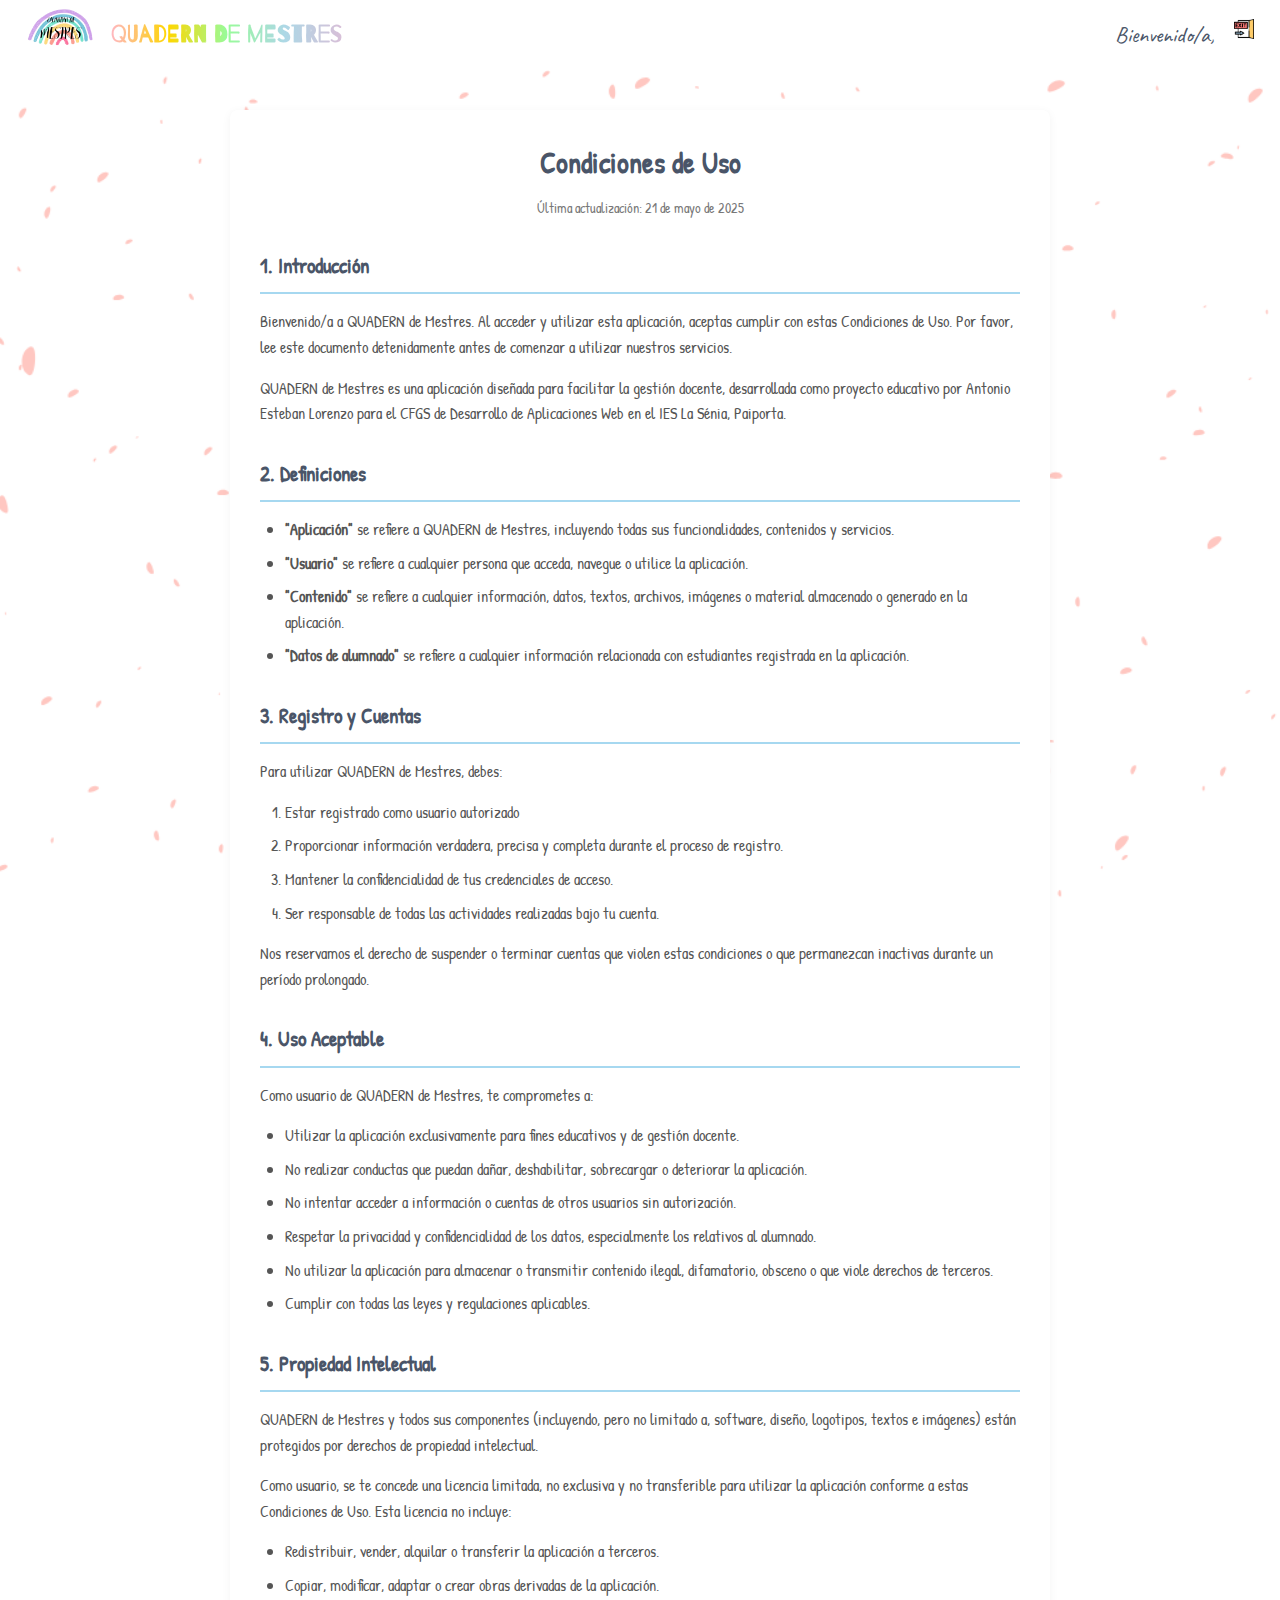
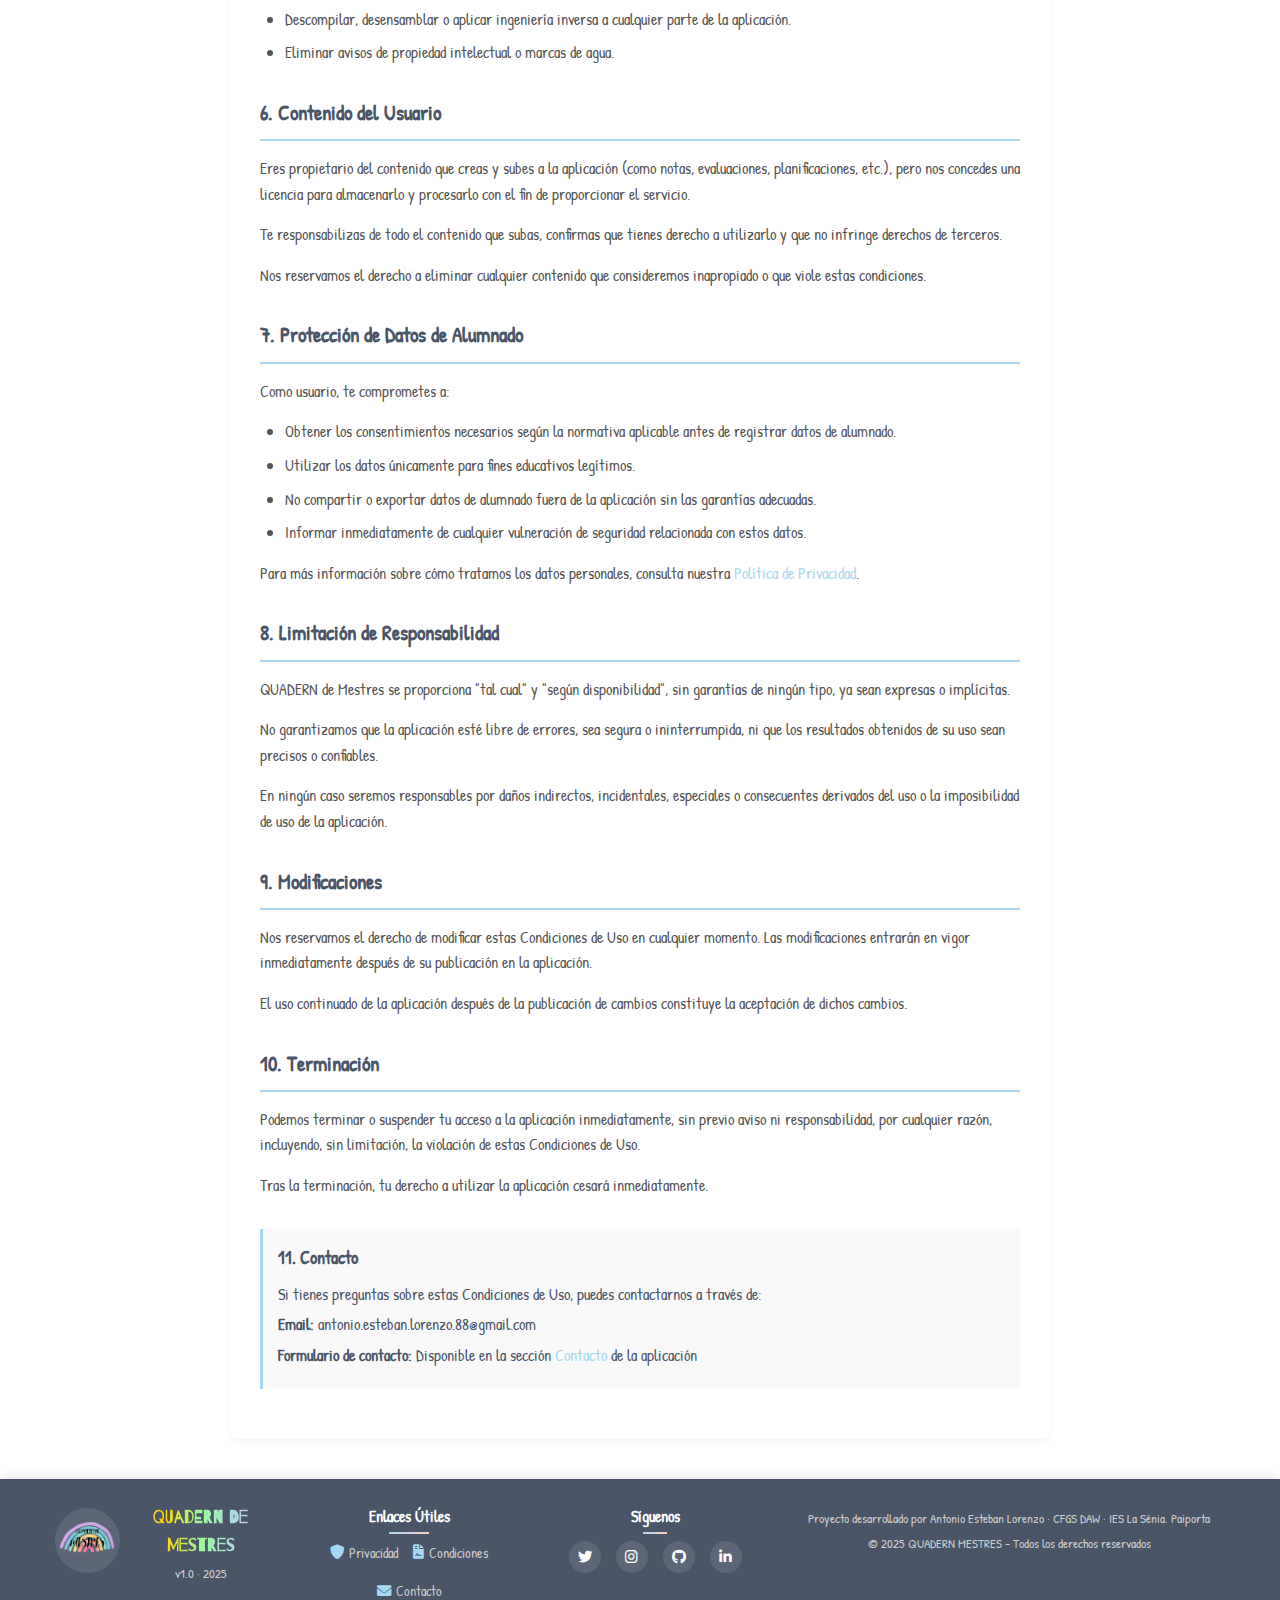
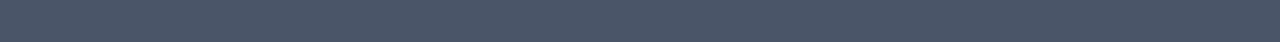
<file: views/condiciones.html>
<!DOCTYPE html>
<html lang="es">

<head>
    <meta charset="UTF-8">
    <meta name="viewport" content="width=device-width, initial-scale=1.0">
    <title>QUADERN MESTRES</title>
    <link rel="shortcut icon" href="../img/logo2.png">
    <link rel="stylesheet" href="../style/base.css">
    <link rel="stylesheet" href="../style/dashboard.css">
        <link rel="stylesheet" href="../style/enlaces.css">
    <link rel="stylesheet" href="https://cdnjs.cloudflare.com/ajax/libs/font-awesome/6.0.0/css/all.min.css">
</head>

<body>
    <!-- Navbar -->
    <nav class="navbar">
        <div class="nav-left">
            <div class="logo">
                <a href="../index.html">
                    <img src="../img/logo2.png" alt="Logo Quadern Mestres">
                </a>
            </div>
            <h1>QUADERN de Mestres</h1>
        </div>
        <div class="nav-right">
            <div class="user-info">
                <span id="user-name">Bienvenido/a, <?php echo htmlspecialchars($_SESSION['user_nombre'] ?? 'Usuario'); ?></span>
            </div>
            <div class="logout-btn" onclick="location.href='../api/logout.php'">
                <img src="../img/salida.png"></img>
            </div>
        </div>
    </nav>

    <!-- Main -->
    <main class="main-content">

        <div class="terms-container">
            <div class="terms-header">
                <h1>Condiciones de Uso</h1>
                <p>Última actualización: 21 de mayo de 2025</p>
            </div>

            <div class="terms-section">
                <h2>1. Introducción</h2>
                <p>Bienvenido/a a QUADERN de Mestres. Al acceder y utilizar esta aplicación, aceptas cumplir con estas Condiciones de Uso. Por favor, lee este documento detenidamente antes de comenzar a utilizar nuestros servicios.</p>
                <p>QUADERN de Mestres es una aplicación diseñada para facilitar la gestión docente, desarrollada como proyecto educativo por Antonio Esteban Lorenzo para el CFGS de Desarrollo de Aplicaciones Web en el IES La Sénia, Paiporta.</p>
            </div>

            <div class="terms-section">
                <h2>2. Definiciones</h2>
                <ul>
                    <li><strong>"Aplicación"</strong> se refiere a QUADERN de Mestres, incluyendo todas sus funcionalidades, contenidos y servicios.</li>
                    <li><strong>"Usuario"</strong> se refiere a cualquier persona que acceda, navegue o utilice la aplicación.</li>
                    <li><strong>"Contenido"</strong> se refiere a cualquier información, datos, textos, archivos, imágenes o material almacenado o generado en la aplicación.</li>
                    <li><strong>"Datos de alumnado"</strong> se refiere a cualquier información relacionada con estudiantes registrada en la aplicación.</li>
                </ul>
            </div>

            <div class="terms-section">
                <h2>3. Registro y Cuentas</h2>
                <p>Para utilizar QUADERN de Mestres, debes:</p>
                <ol>
                    <li>Estar registrado como usuario autorizado</li>
                    <li>Proporcionar información verdadera, precisa y completa durante el proceso de registro.</li>
                    <li>Mantener la confidencialidad de tus credenciales de acceso.</li>
                    <li>Ser responsable de todas las actividades realizadas bajo tu cuenta.</li>
                </ol>
                <p>Nos reservamos el derecho de suspender o terminar cuentas que violen estas condiciones o que permanezcan inactivas durante un período prolongado.</p>
            </div>

            <div class="terms-section">
                <h2>4. Uso Aceptable</h2>
                <p>Como usuario de QUADERN de Mestres, te comprometes a:</p>
                <ul>
                    <li>Utilizar la aplicación exclusivamente para fines educativos y de gestión docente.</li>
                    <li>No realizar conductas que puedan dañar, deshabilitar, sobrecargar o deteriorar la aplicación.</li>
                    <li>No intentar acceder a información o cuentas de otros usuarios sin autorización.</li>
                    <li>Respetar la privacidad y confidencialidad de los datos, especialmente los relativos al alumnado.</li>
                    <li>No utilizar la aplicación para almacenar o transmitir contenido ilegal, difamatorio, obsceno o que viole derechos de terceros.</li>
                    <li>Cumplir con todas las leyes y regulaciones aplicables.</li>
                </ul>
            </div>

            <div class="terms-section">
                <h2>5. Propiedad Intelectual</h2>
                <p>QUADERN de Mestres y todos sus componentes (incluyendo, pero no limitado a, software, diseño, logotipos, textos e imágenes) están protegidos por derechos de propiedad intelectual.</p>
                <p>Como usuario, se te concede una licencia limitada, no exclusiva y no transferible para utilizar la aplicación conforme a estas Condiciones de Uso. Esta licencia no incluye:</p>
                <ul>
                    <li>Redistribuir, vender, alquilar o transferir la aplicación a terceros.</li>
                    <li>Copiar, modificar, adaptar o crear obras derivadas de la aplicación.</li>
                    <li>Descompilar, desensamblar o aplicar ingeniería inversa a cualquier parte de la aplicación.</li>
                    <li>Eliminar avisos de propiedad intelectual o marcas de agua.</li>
                </ul>
            </div>

            <div class="terms-section">
                <h2>6. Contenido del Usuario</h2>
                <p>Eres propietario del contenido que creas y subes a la aplicación (como notas, evaluaciones, planificaciones, etc.), pero nos concedes una licencia para almacenarlo y procesarlo con el fin de proporcionar el servicio.</p>
                <p>Te responsabilizas de todo el contenido que subas, confirmas que tienes derecho a utilizarlo y que no infringe derechos de terceros.</p>
                <p>Nos reservamos el derecho a eliminar cualquier contenido que consideremos inapropiado o que viole estas condiciones.</p>
            </div>

            <div class="terms-section">
                <h2>7. Protección de Datos de Alumnado</h2>
                <p>Como usuario, te comprometes a:</p>
                <ul>
                    <li>Obtener los consentimientos necesarios según la normativa aplicable antes de registrar datos de alumnado.</li>
                    <li>Utilizar los datos únicamente para fines educativos legítimos.</li>
                    <li>No compartir o exportar datos de alumnado fuera de la aplicación sin las garantías adecuadas.</li>
                    <li>Informar inmediatamente de cualquier vulneración de seguridad relacionada con estos datos.</li>
                </ul>
                <p>Para más información sobre cómo tratamos los datos personales, consulta nuestra <a href="privacidad.html" target="_blank">Política de Privacidad</a>.</p>
            </div>

            <div class="terms-section">
                <h2>8. Limitación de Responsabilidad</h2>
                <p>QUADERN de Mestres se proporciona "tal cual" y "según disponibilidad", sin garantías de ningún tipo, ya sean expresas o implícitas.</p>
                <p>No garantizamos que la aplicación esté libre de errores, sea segura o ininterrumpida, ni que los resultados obtenidos de su uso sean precisos o confiables.</p>
                <p>En ningún caso seremos responsables por daños indirectos, incidentales, especiales o consecuentes derivados del uso o la imposibilidad de uso de la aplicación.</p>
            </div>

            <div class="terms-section">
                <h2>9. Modificaciones</h2>
                <p>Nos reservamos el derecho de modificar estas Condiciones de Uso en cualquier momento. Las modificaciones entrarán en vigor inmediatamente después de su publicación en la aplicación.</p>
                <p>El uso continuado de la aplicación después de la publicación de cambios constituye la aceptación de dichos cambios.</p>
            </div>

            <div class="terms-section">
                <h2>10. Terminación</h2>
                <p>Podemos terminar o suspender tu acceso a la aplicación inmediatamente, sin previo aviso ni responsabilidad, por cualquier razón, incluyendo, sin limitación, la violación de estas Condiciones de Uso.</p>
                <p>Tras la terminación, tu derecho a utilizar la aplicación cesará inmediatamente.</p>
            </div>

            <div class="terms-contact">
                <h3>11. Contacto</h3>
                <p>Si tienes preguntas sobre estas Condiciones de Uso, puedes contactarnos a través de:</p>
                <p><strong>Email:</strong> antonio.esteban.lorenzo.88@gmail.com</p>
                <p><strong>Formulario de contacto:</strong> Disponible en la sección <a href="contacto.php" target="_blank">Contacto</a> de la aplicación</p>
            </div>

        </div>
    </main>

    <!--FOOTER-->
    <footer class="footer-dark">
        <div class="footer-section">
            <div class="footer-logo">
                <a href="../index.html">
                    <img src="../img/logo2.png" alt="Logo Quadern Mestres">
                </a>
                <div>
                    <h3>QUADERN de Mestres</h3>
                    <span>v1.0 · 2025</span>
                </div>
            </div>
        </div>

        <div class="footer-section">
            <h4>Enlaces Útiles</h4>
            <div class="footer-links">
                <a href="privacidad.html" target="_blank"><i class="fas fa-shield-alt"></i> Privacidad</a>
                <a href="condiciones.html" target="_blank"><i class="fas fa-file-contract"></i> Condiciones</a>
                <a href="contacto.php" target="_blank"><i class="fas fa-envelope"></i> Contacto</a>
            </div>
        </div>

        <div class="footer-section">
            <h4>Síguenos</h4>
            <div class="social-icons">
                <a href="https://twitter.com/quadernmestres" target="_blank" aria-label="Twitter"><i class="fab fa-twitter"></i></a>
                <a href="https://instagram.com/quadernmestres" target="_blank" aria-label="Instagram"><i class="fab fa-instagram"></i></a>
                <a href="https://github.com/tone4" target="_blank" aria-label="GitHub"><i class="fab fa-github"></i></a>
                <a href="https://linkedin.com/company/quadernmestres" target="_blank" aria-label="LinkedIn"><i class="fab fa-linkedin-in"></i></a>
            </div>
        </div>

        <div class="footer-section credits-section">
            <p>Proyecto desarrollado por Antonio Esteban Lorenzo · CFGS DAW · IES La Sénia, Paiporta</p>
            <p>&copy; 2025 QUADERN MESTRES - Todos los derechos reservados</p>
        </div>
    </footer>

    <div class="back-to-top-fixed" id="back-to-top">
        <a href="#" aria-label="Volver arriba"><i class="fas fa-arrow-up"></i></a>
    </div>

    <!-- JavaScript button up -->
    <script>
        document.addEventListener('DOMContentLoaded', function() {
            const backToTopButton = document.getElementById('back-to-top');

            window.addEventListener('scroll', function() {
                if (window.scrollY > 100) {
                    backToTopButton.classList.add('show');
                } else {
                    backToTopButton.classList.remove('show');
                }
            });

            if (window.scrollY > 100) {
                backToTopButton.classList.add('show');
            }

            backToTopButton.addEventListener('click', function(e) {
                e.preventDefault();
                window.scrollTo({
                    top: 0,
                    behavior: 'smooth'
                });
            });
        });
    </script>
</body>

</html>
</file>
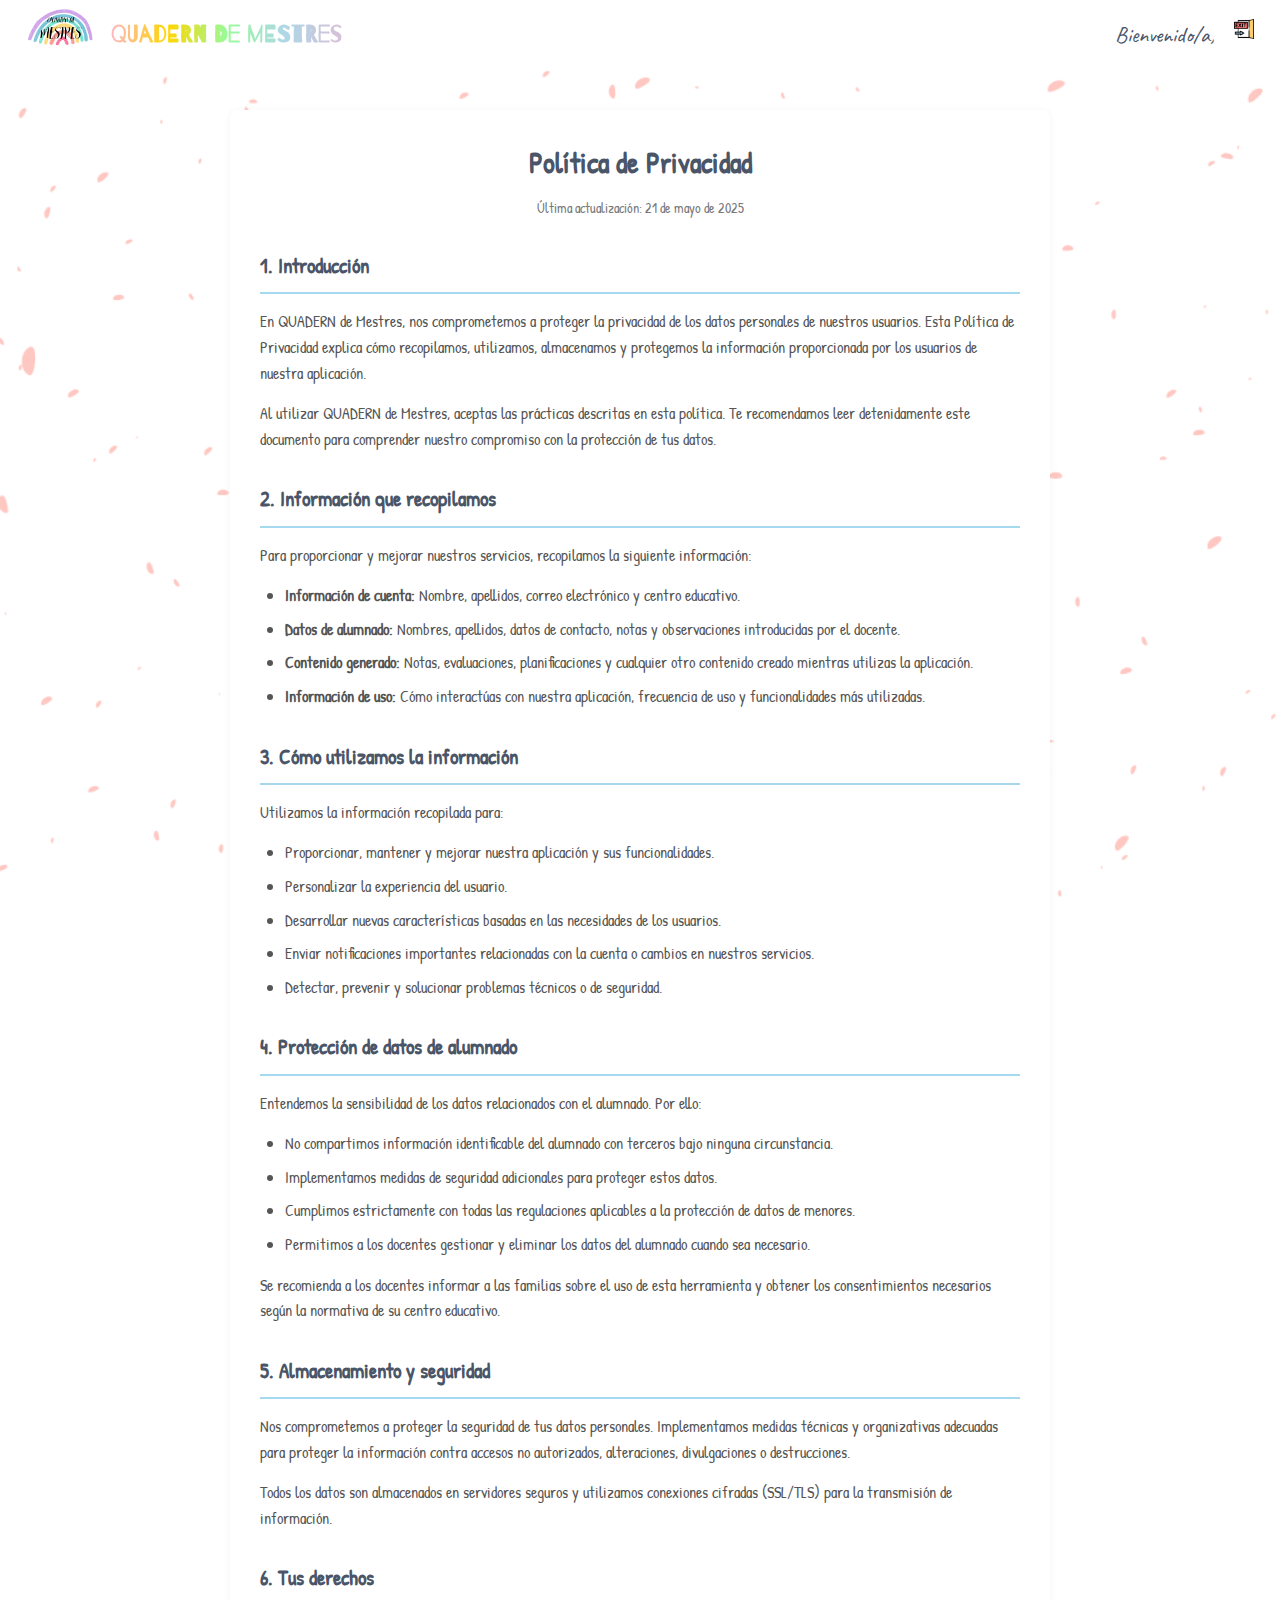
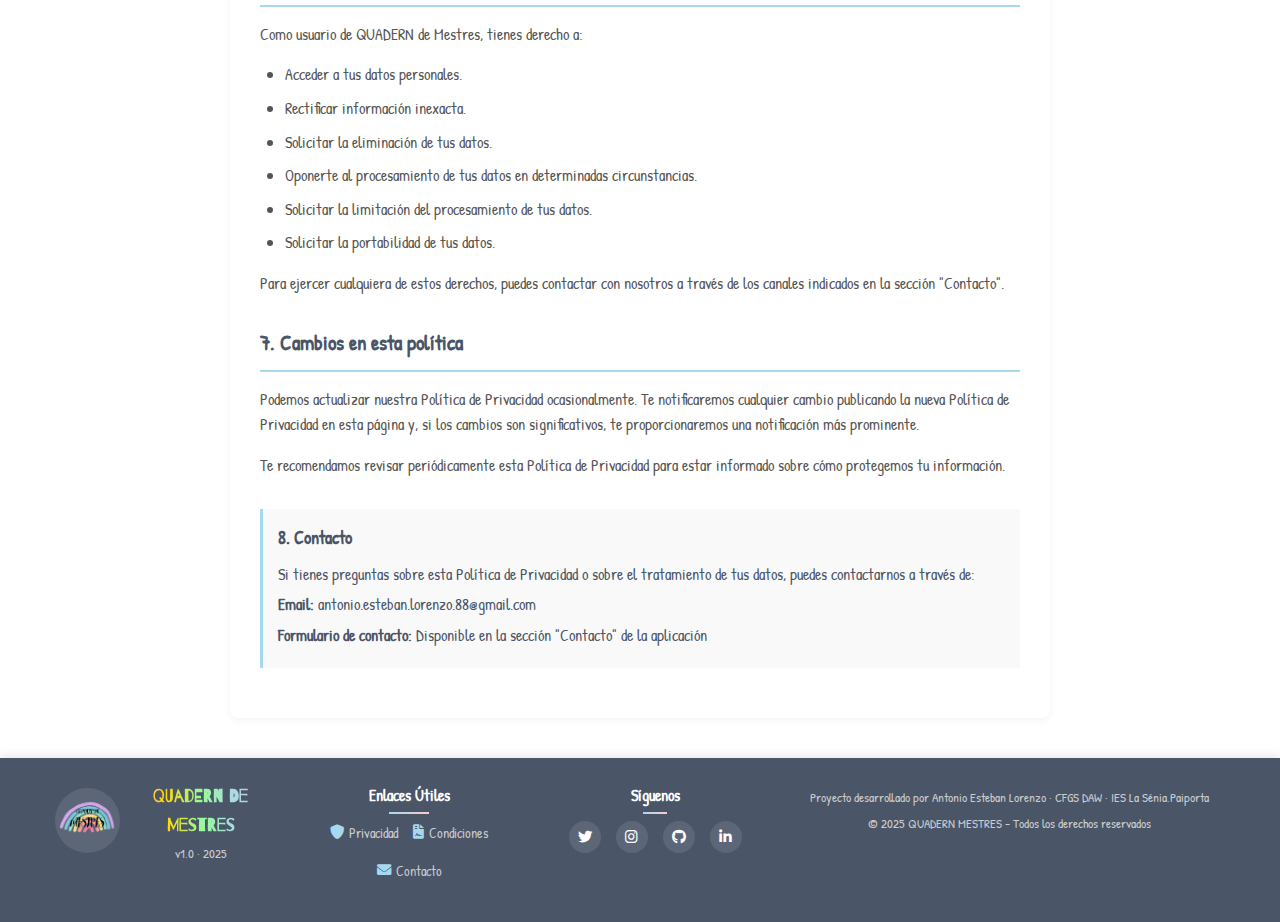
<file: views/privacidad.html>
<!DOCTYPE html>
<html lang="es">

<head>
    <meta charset="UTF-8">
    <meta name="viewport" content="width=device-width, initial-scale=1.0">
    <title>QUADERN MESTRES</title>
    <link rel="shortcut icon" href="../img/logo2.png">
    <link rel="stylesheet" href="../style/base.css">
    <link rel="stylesheet" href="../style/dashboard.css">
    <link rel="stylesheet" href="../style/links.css">
    <link rel="stylesheet" href="https://cdnjs.cloudflare.com/ajax/libs/font-awesome/6.0.0/css/all.min.css">
    <style>
       
    </style>
</head>

<body>
    <!-- Navbar -->
    <nav class="navbar">
        <div class="nav-left">
            <div class="logo">
                <a href="../index.html">
                    <img src="../img/logo2.png" alt="Logo Quadern Mestres">
                </a>
            </div>
            <h1>QUADERN de Mestres</h1>
        </div>
        <div class="nav-right">
            <div class="user-info">
                <span id="user-name">Bienvenido/a, <?php echo htmlspecialchars($_SESSION['user_nombre'] ?? 'Usuario'); ?></span>
            </div>
            <div class="logout-btn" onclick="location.href='../api/logout.php'">
                <img src="../img/salida.png"></img>
            </div>
        </div>
    </nav>

    <!-- Main -->
    <main class="main-content">
        <div class="privacy-container">
            <div class="privacy-header">
                <h1>Política de Privacidad</h1>
                <p>Última actualización: 21 de mayo de 2025</p>
            </div>

            <div class="privacy-section">
                <h2>1. Introducción</h2>
                <p>En QUADERN de Mestres, nos comprometemos a proteger la privacidad de los datos personales de nuestros usuarios. Esta Política de Privacidad explica cómo recopilamos, utilizamos, almacenamos y protegemos la información proporcionada por los usuarios de nuestra aplicación.</p>
                <p>Al utilizar QUADERN de Mestres, aceptas las prácticas descritas en esta política. Te recomendamos leer detenidamente este documento para comprender nuestro compromiso con la protección de tus datos.</p>
            </div>

            <div class="privacy-section">
                <h2>2. Información que recopilamos</h2>
                <p>Para proporcionar y mejorar nuestros servicios, recopilamos la siguiente información:</p>
                <ul>
                    <li><strong>Información de cuenta:</strong> Nombre, apellidos, correo electrónico y centro educativo.</li>
                    <li><strong>Datos de alumnado:</strong> Nombres, apellidos, datos de contacto, notas y observaciones introducidas por el docente.</li>
                    <li><strong>Contenido generado:</strong> Notas, evaluaciones, planificaciones y cualquier otro contenido creado mientras utilizas la aplicación.</li>
                    <li><strong>Información de uso:</strong> Cómo interactúas con nuestra aplicación, frecuencia de uso y funcionalidades más utilizadas.</li>
                </ul>
            </div>

            <div class="privacy-section">
                <h2>3. Cómo utilizamos la información</h2>
                <p>Utilizamos la información recopilada para:</p>
                <ul>
                    <li>Proporcionar, mantener y mejorar nuestra aplicación y sus funcionalidades.</li>
                    <li>Personalizar la experiencia del usuario.</li>
                    <li>Desarrollar nuevas características basadas en las necesidades de los usuarios.</li>
                    <li>Enviar notificaciones importantes relacionadas con la cuenta o cambios en nuestros servicios.</li>
                    <li>Detectar, prevenir y solucionar problemas técnicos o de seguridad.</li>
                </ul>
            </div>

            <div class="privacy-section">
                <h2>4. Protección de datos de alumnado</h2>
                <p>Entendemos la sensibilidad de los datos relacionados con el alumnado. Por ello:</p>
                <ul>
                    <li>No compartimos información identificable del alumnado con terceros bajo ninguna circunstancia.</li>
                    <li>Implementamos medidas de seguridad adicionales para proteger estos datos.</li>
                    <li>Cumplimos estrictamente con todas las regulaciones aplicables a la protección de datos de menores.</li>
                    <li>Permitimos a los docentes gestionar y eliminar los datos del alumnado cuando sea necesario.</li>
                </ul>
                <p>Se recomienda a los docentes informar a las familias sobre el uso de esta herramienta y obtener los consentimientos necesarios según la normativa de su centro educativo.</p>
            </div>

            <div class="privacy-section">
                <h2>5. Almacenamiento y seguridad</h2>
                <p>Nos comprometemos a proteger la seguridad de tus datos personales. Implementamos medidas técnicas y organizativas adecuadas para proteger la información contra accesos no autorizados, alteraciones, divulgaciones o destrucciones.</p>
                <p>Todos los datos son almacenados en servidores seguros y utilizamos conexiones cifradas (SSL/TLS) para la transmisión de información.</p>
            </div>

            <div class="privacy-section">
                <h2>6. Tus derechos</h2>
                <p>Como usuario de QUADERN de Mestres, tienes derecho a:</p>
                <ul>
                    <li>Acceder a tus datos personales.</li>
                    <li>Rectificar información inexacta.</li>
                    <li>Solicitar la eliminación de tus datos.</li>
                    <li>Oponerte al procesamiento de tus datos en determinadas circunstancias.</li>
                    <li>Solicitar la limitación del procesamiento de tus datos.</li>
                    <li>Solicitar la portabilidad de tus datos.</li>
                </ul>
                <p>Para ejercer cualquiera de estos derechos, puedes contactar con nosotros a través de los canales indicados en la sección "Contacto".</p>
            </div>

            <div class="privacy-section">
                <h2>7. Cambios en esta política</h2>
                <p>Podemos actualizar nuestra Política de Privacidad ocasionalmente. Te notificaremos cualquier cambio publicando la nueva Política de Privacidad en esta página y, si los cambios son significativos, te proporcionaremos una notificación más prominente.</p>
                <p>Te recomendamos revisar periódicamente esta Política de Privacidad para estar informado sobre cómo protegemos tu información.</p>
            </div>

            <div class="privacy-contact">
                <h3>8. Contacto</h3>
                <p>Si tienes preguntas sobre esta Política de Privacidad o sobre el tratamiento de tus datos, puedes contactarnos a través de:</p>
                <p><strong>Email:</strong> antonio.esteban.lorenzo.88@gmail.com</p>
                <p><strong>Formulario de contacto:</strong> Disponible en la sección "Contacto" de la aplicación</p>
            </div>
        </div>
    </main>

        <!--FOOTER-->
    <footer class="footer-dark">
        <div class="footer-section">
            <div class="footer-logo">
                <a href="../index.html">
                    <img src="../img/logo2.png" alt="Logo Quadern Mestres">
                </a>
                <div>
                    <h3>QUADERN de Mestres</h3>
                    <span>v1.0 · 2025</span>
                </div>
            </div>
        </div>

        <div class="footer-section">
            <h4>Enlaces Útiles</h4>
            <div class="footer-links">
                <a href="privacidad.html" target="_blank"><i class="fas fa-shield-alt"></i> Privacidad</a>
                <a href="condiciones.html" target="_blank"><i class="fas fa-file-contract"></i> Condiciones</a>
                <a href="contacto.php" target="_blank"><i class="fas fa-envelope"></i> Contacto</a>
            </div>
        </div>

        <div class="footer-section">
            <h4>Síguenos</h4>
            <div class="social-icons">
                <a href="https://twitter.com/quadernmestres" target="_blank" aria-label="Twitter"><i class="fab fa-twitter"></i></a>
                <a href="https://instagram.com/quadernmestres" target="_blank" aria-label="Instagram"><i class="fab fa-instagram"></i></a>
                <a href="https://github.com/tone4" target="_blank" aria-label="GitHub"><i class="fab fa-github"></i></a>
                <a href="https://linkedin.com/company/quadernmestres" target="_blank" aria-label="LinkedIn"><i class="fab fa-linkedin-in"></i></a>
            </div>
        </div>

        <div class="footer-section credits-section">
            <p>Proyecto desarrollado por Antonio Esteban Lorenzo · CFGS DAW · IES La Sénia,Paiporta</p>
            <p>&copy; 2025 QUADERN MESTRES - Todos los derechos reservados</p>
            <div class="back-to-top" id="back-to-top">
                <a href="#" aria-label="Volver arriba"><i class="fas fa-arrow-up"></i></a>
            </div>
        </div>
    </footer>

    <!-- JavaScript for the up button -->
    <script>
        document.addEventListener('DOMContentLoaded', function() {
            const backToTopButton = document.getElementById('back-to-top');

            window.addEventListener('scroll', function() {
                if (window.scrollY > 300) {
                    backToTopButton.classList.add('show');
                } else {
                    backToTopButton.classList.remove('show');
                }
            });

            backToTopButton.addEventListener('click', function(e) {
                e.preventDefault();
                window.scrollTo({
                    top: 0,
                    behavior: 'smooth'
                });
            });
        });
    </script>
</body>

</html>
</file>
<file: style/base.css>
/********* D A S H B O A R D ****************
********** C A L A N D A R ******************/

/* Variables for colors and fonts */
:root {
    --primary-color: #a6d8f0;      /* Pastel blue */
    --secondary-color: #ffcbc4;    /* Pastel pink */
    --accent-color: #ffd6a5;       /* Pastel orange */
    --success-color: #b5ead7;      /* Pastel green */
    --warning-color: #fdffb6;      /* Pastel yellow */
    --light-color: #f8f9fa;        /* Very light gray */
    --border-color: #e2e8f0;       /* Light gray for borders */
    --text-color: #4a5568;         /* Dark gray for text */
    --shadow: 0 4px 12px rgba(0, 0, 0, 0.08);  /* Soft shadow */
    --font-main: "fuente2";
}

@font-face {
    font-family:"fuente1";
    src:  url(../sources/Caveat/Caveat-VariableFont_wght.ttf);
}

@font-face {
    font-family:"fuente2";
    src:  url(../sources/Patrick_Hand/PatrickHand-Regular.ttf);
}


@font-face {
    font-family:"fuente3";
    src:  url(../sources/skolateka/skolateka.otf);
}

@font-face {
    font-family:"fuente4";
    src:  url(../sources/Barrio/Barrio-Regular.ttf);
}

/* B U T T O N S */

.btn {
    display: inline-block;
    padding: 10px 20px;
    border-radius: 25px;
    transition: all 0.3s ease;
    font-weight: 600;
    text-align: center;
    cursor: pointer;
    text-decoration: none;
    font-size: 0.9rem;
    letter-spacing: 0.5px;
    box-shadow: 0 4px 6px rgba(50, 50, 93, 0.11), 0 1px 3px rgba(0, 0, 0, 0.08);
    text-transform: uppercase;
}


/* B U T T O N - A C C E S */

.btn_blue_gradint {
    background: linear-gradient(135deg, #add8e6, #d8bfd8);
    color: #333;
    border: none;
    font-family: var(--font-main);

}

.btn_blue_gradint:hover {
    background: linear-gradient(135deg, #d8bfd8, #add8e6);
    /* Invertimos el gradiente */
    transform: translateY(-2px);
    box-shadow: 0 7px 14px rgba(50, 50, 93, 0.1), 0 3px 6px rgba(0, 0, 0, 0.08);
}


/* B U T T O N - R E G I S T E R */

.btn-registro {
    background: linear-gradient(135deg, #ffb6c1, #ffd700);
    color: #333;
    border: none;
    font-family: var(--font-main);

}

.btn-registro:hover {
    background: linear-gradient(135deg, #ffd700, #ffb6c1);
    transform: translateY(-2px);
    box-shadow: 0 7px 14px rgba(50, 50, 93, 0.1), 0 3px 6px rgba(0, 0, 0, 0.08);

}

.action-btn {
    padding: 10px 18px;
    border-radius: 10px;
    border: none;
    background-color: var(--primary-color);
    color: white;
    font-weight: 600;
    cursor: pointer;
    transition: all 0.3s ease;
    display: flex;
    align-items: center;
    gap: 8px;
    box-shadow: 0 4px 8px rgba(166, 216, 240, 0.4);
    font-family: var(--font-main);
    font-size: 0.9rem;
}

.action-btn:hover {
    background-color: var(--secondary-color);
    transform: translateY(-3px);
    box-shadow: 0 6px 12px rgba(255, 203, 196, 0.5);
}

* {
    margin: 0;
    padding: 0;
    box-sizing: border-box;
}

html, body {
    height: 100%;
    margin: 0;
}

body {
    display: flex;
    flex-direction: column;
    min-height: 100vh; 
    font-family: var(--font-main);
    color: var(--text-color);
    line-height: 1.6;
    background-image: url(../img/fondo5.png);
    background-repeat: no-repeat;
    background-position: center;
    background-size: cover;
}

a {
    text-decoration: none;
    color: var(--primary-color);
}

/* N A V */
.navbar {
    display: flex;
    justify-content: space-between;
    align-items: center;
    padding: 15px 2%;
    background-color: white;
    box-shadow: none;
    position: sticky;
    top: 0;
    z-index: 100;
    height: 70px;
    transition: box-shadow 0.3s ease; 
}

/* Class to be added with JavaScript when scrolling*/
.navbar-shadow {
    box-shadow: 0 2px 10px rgba(14, 14, 14, 0.1);
}

.nav-left {
    display: flex;
    align-items: center;
    position: relative; /*To allow logo positioning */
}

.logo {
    position: relative;
    height: 100%;
    display: flex;
    align-items: center;
}

.logo img {
    height: 70px;
    margin-right: 15px;
    position: relative;
    top: 0;
}

.nav-left h1 {
    font-size: 1.5rem;
    font-family: "fuente4";
    background-image: linear-gradient(
        to right, 
        #ffb6c1, 
        #ffd700, 
        #98fb98, 
        #add8e6, 
        #d8bfd8  
    );
    -webkit-background-clip: text;
    background-clip: text;
    color: transparent;
    display: inline-block;
    font-weight: bold;
}

p{
    font-family: var(--font-main);
}

.nav-right {
    display: flex;
}

.user-info {
    margin-right: 20px;
    font-size: 1.4rem;
    font-family: "fuente1";
}

.logout-btn{
    cursor: pointer;
    color: var(--accent-color);
    font-size: 1.2rem;
}

.logout-btn img {
    width: 20px;
    height: 20px;
    object-fit: contain;
}

.menu-toggle {
    display: flex;
    cursor: pointer;
    font-size: 1.5rem;
    margin-right: 15px;
    color: var(--accent-color);
}

/* S I D E - M E N U */
.sidebar {
    width: 280px;
    height: 100vh;
    background-color: white;
    position: fixed;
    top: 0;
    left: -280px;
    z-index: 1001;
    transition: all 0.3s ease;
    box-shadow: 2px 0 5px rgba(0,0,0,0.1);
    overflow-y: auto;
}


.sidebar.active {
    left: 0;
}

.sidebar-header {
    display: flex;
    justify-content: space-between;
    align-items: center;
    padding: 20px;
    border-bottom: 1px solid var(--border-color);
    background: linear-gradient(135deg, var(--primary-color), var(--secondary-color)) !important;
    color: var(--text-color) !important;
    font-family: "fuente1" !important;
}

.sidebar-header h3{
    font-size: 1.75rem;

}
.sidebar-menu li.active a {
    background: linear-gradient(to right, rgba(166, 216, 240, 0.2), transparent) !important;
    color: var(--primary-color) !important;
    font-weight: 600 !important;
    border-left-color: var(--primary-color) !important;
}

.close-sidebar {
    cursor: pointer;
    font-size: 1.2rem;
    color: var(--text-color);
    transition: transform 0.3s ease !important;
}

.sidebar-menu {
    list-style: none;
    padding: 20px 0;
}

.sidebar-menu li {
    margin-bottom: 5px;
}

.sidebar-menu a {
    display: block;
    padding: 12px 20px;
    color: var(--text-color);
    transition: all 0.3s ease;
}

.sidebar-menu a:hover {
    background-color: var(--light-color);
    color: var(--primary-color);
}

.sidebar-menu i {
    margin-right: 10px;
    width: 20px;
    text-align: center;
}

/* Overlay */
.overlay {
    position: fixed;
    top: 0;
    left: 0;
    right: 0;
    bottom: 0;
    background-color: rgba(0,0,0,0.5);
    z-index: 1000;
    display: none;
}

.overlay.active {
    display: block;
}

/* M A I N */
.main-content {
    margin-top: 10px;
    padding: 20px;
    transition: margin-left 0.3s ease;
    flex: 1 0 auto;
}

/* F O O T E R*/

.footer-dark {
    display: flex;
    flex-wrap: wrap;
    justify-content: space-between;
    align-items: flex-start;
    background-color: var(--text-color);
    padding: 25px 40px;
    color: white;
    font-family: var(--font-main);
    box-shadow: 0 -2px 10px rgba(0, 0, 0, 0.1);
    position: relative;
}

/* Sections */
.footer-section {
    flex: 1;
    min-width: 200px;
    padding: 0 15px;
    margin-bottom: 15px;
    text-align: center;
}

/* Logo */
.footer-logo {
    display: flex;
    align-items: center;
    justify-content: center;
    margin-bottom: 10px;
}

.footer-logo img {
    height: 65px;
    margin-right: 10px;
    border-radius: 50%;
    padding: 3px;
    background-color: rgba(255, 255, 255, 0.1);
}

.footer-logo h3 {
    font-family: "fuente4";
    font-size: 1.1rem;
    margin: 0;
    background-image: linear-gradient(
        to right, 
        #ffb6c1, 
        #ffd700, 
        #98fb98, 
        #add8e6, 
        #d8bfd8  
    );
    -webkit-background-clip: text;
    background-clip: text;
    color: transparent;
}

.footer-logo span {
    font-size: 0.8rem;
    color: #ccc;
}

/* Title */
.footer-section h4 {
    font-size: 1rem;
    margin-bottom: 12px;
    color: white;
    position: relative;
    display: inline-block;
}

.footer-section h4::after {
    content: '';
    position: absolute;
    bottom: -5px;
    left: 25%;
    width: 50%;
    height: 2px;
    background: linear-gradient(to right, var(--primary-color), var(--secondary-color));
}

/* links */
.footer-links {
    display: flex;
    flex-wrap: wrap;
    justify-content: center;
    gap: 15px;
}

.footer-links a {
    color: #ccc;
    text-decoration: none;
    font-size: 0.9rem;
    transition: color 0.3s ease;
    display: flex;
    align-items: center;
}

.footer-links a:hover {
    color: var(--primary-color);
}

.footer-links a i {
    margin-right: 5px;
    color: var(--primary-color);
}

/* social */
.social-icons {
    display: flex;
    justify-content: center;
    gap: 15px;
}

.social-icons a {
    display: flex;
    justify-content: center;
    align-items: center;
    width: 32px;
    height: 32px;
    border-radius: 50%;
    background: rgba(255, 255, 255, 0.1);
    color: white;
    font-size: 0.9rem;
    transition: all 0.3s ease;
}

.social-icons a:hover {
    transform: translateY(-3px);
    background: rgba(255, 255, 255, 0.2);
}

.social-icons a:nth-child(1):hover {
    background: #1DA1F2;
    color: white;
}

.social-icons a:nth-child(2):hover {
    background: linear-gradient(45deg, #f09433, #e6683c, #dc2743, #cc2366, #bc1888);
    color: white;
}

.social-icons a:nth-child(3):hover {
    background: #333;
    color: white;
}

.social-icons a:nth-child(4):hover {
    background: #0077B5;
    color: white;
}

/* Credits-sections */
.credits-section {
    flex: 2;
    min-width: 300px;
}

.credits-section p {
    margin: 5px 0;
    font-size: 0.8rem;
    color: #ccc;
}

/* back button */
.back-to-top {
    position: absolute;
    right: 30px;
    bottom: 30px;
    opacity: 0;
    visibility: hidden;
    transition: all 0.3s ease;
}

.back-to-top.show {
    opacity: 1;
    visibility: visible;
}

.back-to-top a {
    display: flex;
    justify-content: center;
    align-items: center;
    width: 35px;
    height: 35px;
    border-radius: 50%;
    background: linear-gradient(135deg, var(--primary-color), var(--secondary-color));
    color: var(--text-color);
    font-size: 0.9rem;
    box-shadow: 0 3px 10px rgba(0, 0, 0, 0.3);
    transition: transform 0.3s ease;
}

.back-to-top a:hover {
    transform: translateY(-3px);
}

/* R E S P O N S I V */
@media (max-width: 768px) {
    .main-content {
        padding: 15px;
    }
    
    .user-info span {
        display: none;
    }

    .nav-left h1 {
        font-size: 1.2rem;
        text-align: center;
    }

    .logout-btn img {
        width: 25px;
        height: 25px;
        margin-left: 5px;
    }
    .footer-dark {
        flex-direction: column;
        padding: 20px;
        align-items: center;
    }
    
    .footer-section {
        width: 100%;
        margin-bottom: 20px;
        text-align: center;
    }
    
    .footer-links {
        justify-content: center;
    }
    
    .back-to-top {
        position: fixed;
        right: 20px;
        bottom: 20px;
    }
}
</file>
<file: style/dashboard.css>
/* M A I N */
.content-wrapper {
    display: flex;
    flex-wrap: wrap;
    gap: 30px;
    margin-top: 30px;
    justify-content: center;
    max-width: 1100px;
    margin-left: auto;
    margin-right: auto;
}

.panel {
    background-color: white;
    border-radius: 10px;
    box-shadow: 0 5px 15px rgba(0,0,0,0.1);
    overflow: hidden;
    flex: 1;
    min-width: 400px;
    max-width: 600px;
    margin: 0 auto;
    transition: transform 0.3s ease;
    border: 2px solid var(--secondary-color);
}

.panel:hover {
    transform: translateY(-5px);
}

.panel-header {
    display: flex;
    justify-content: space-between;
    align-items: center;
    padding: 15px 20px;
    background: linear-gradient(135deg, var(--primary-color), var(--secondary-color));
    color: white;
}

.panel-header h2 {
    font-size: 1.7rem;
    text-shadow: 2px 2px 3px var(--accent-color);
    font-family: "fuente1";
}

.panel-content {
    padding: 20px;
}

/* I N S P I R A T I O N - B O A R D */

.inspiration-panel {
    display: flex;
    flex-direction: column;
}

.quote-image {
    width: 100%;
    max-height: 300px;
    margin-bottom: 20px;
    overflow: hidden;
    border-radius: 8px;
    display: flex;
    justify-content: center;
    align-items: center;
    box-shadow: 0 4px 8px rgba(0,0,0,0.1);
    border: 2px solid var(--accent-color);
}

.quote-image img {
    width: 100%;
    height: auto;
    object-fit: contain;
    max-height: 300px;
    transition: transform 0.3s ease;
}

.quote-image img:hover {
    transform: scale(1.05);
}

.quote-text {
    background-color: var(--accent-color);
    padding: 20px;
    border-radius: 8px;
    font-style: italic;
    box-shadow: 0 3px 6px rgba(0,0,0,0.08);
}

.quote-author {
    text-align: right;
    margin-top: 10px;
    font-weight: bold;
    font-style: normal;
    color: black;
}

/* T A S K & N O T E S P A N E L */

.task-list {
    margin-bottom: 20px;
    max-height: 300px; 
    overflow-y: auto; 
    overflow-x: hidden;
}

.task-item {
    display: flex;
    justify-content: column;
    align-items: flex-start;
    padding: 15px;
    border-bottom: 1px solid var(--border-color);
    transition: background-color 0.2s ease, transform 0.2s ease;
}

.task-item:hover {
    background-color: var(--accent-color);
    transform: translateX(5px);
}

.task-text {
    flex: 1;
    margin-right: 15px;
    white-space: pre-wrap;
    word-break: break-word;
    line-height: 1.3;
}

.task-actions {
    display: flex;
    gap: 10px;
    margin-top: 10px;
    align-self: flex-end;
}

.task-actions button {
    background: none;
    border: none;
    cursor: pointer;
    font-size: 1rem;
    color: var(--primary-color);
    opacity: 0.7;
    transition: opacity 0.2s ease, transform 0.2s ease;
    display: flex;
    align-items: center;
    justify-content: center;
}

.task-actions button:hover {
    opacity: 1;
    transform: scale(1.2);
}

.delete-icon {
    width: 20px;
    height: 20px;
    object-fit: contain;
}


.edit-task:hover {
    color: var(--secondary-color);
}

.delete-task:hover {
    color: #ff6b6b;
}

.edit-textarea {
    width: 100%;
    min-height: 120px;
    padding: 12px;
    border: 1px solid var(--border-color);
    border-radius: 8px;
    margin-bottom: 15px;
    resize: vertical;
    font-family: var(--font-main); 
    transition: border 0.3s ease;
    font-size: 1rem;
    line-height: 1.3;
    white-space: pre-wrap; 
}

.edit-textarea:focus {
    border-color: var(--secondary-color);
    outline: none;
    box-shadow: 0 0 0 2px rgba(166, 104, 68, 0.2);
}

/* F O R M - T O - A D D - T A S K S */
.add-task-form {
    display: none;
    margin-top: 20px;
}

.add-task-form textarea {
    width: 100%;
    height: 100px;
    padding: 12px;
    border: 1px solid var(--border-color);
    border-radius: 8px;
    margin-bottom: 15px;
    resize: vertical;
    font-family: var(--font-main);
    transition: border 0.3s ease;
}

.add-task-form textarea:focus {
    border-color: var(--secondary-color);
    outline: none;
    box-shadow: 0 0 0 2px rgba(166, 104, 68, 0.2);
}

.form-buttons {
    display: flex;
    gap: 15px;
    justify-content: flex-end;
}

.add-btn {
    background: none;
    border: none;
    cursor: pointer;
    font-size: 1.2rem;
    color: var(--text-color);
    transition: transform 0.2s ease;
}

.add-btn:hover {
    transform: rotate(90deg);
}


.save-btn, .cancel-btn {
    padding: 8px 20px;
    border-radius: 25px;
    border: none;
    cursor: pointer;
    font-weight: 600;
    font-family: var(--font-main);
    transition: all 0.3s ease;
    box-shadow: 0 4px 6px rgba(50, 50, 93, 0.11), 0 1px 3px rgba(0, 0, 0, 0.08);
}

.save-btn {
    background: linear-gradient(135deg, #ffb6c1, #ffd700);
    color: #333;
}

.save-btn:hover {
    background: linear-gradient(135deg, #ffd700, #ffb6c1);
    transform: translateY(-2px);
}

.cancel-btn {
    background: linear-gradient(135deg, #add8e6, #d8bfd8);
    color: #333;
}

.cancel-btn:hover {
    background: linear-gradient(135deg, #d8bfd8, #add8e6);
    transform: translateY(-2px);
}

.empty-notes {
    text-align: center;
    padding: 30px;
    color: #777;
    font-style: italic;
}

/* Estilos para el horario en el dashboard */
.horario-dashboard-container {
    background-color: white;
    border-radius: 10px;
    box-shadow: 0 5px 15px rgba(0,0,0,0.1);
    margin-bottom: 30px;
    overflow: hidden;
    border: 2px solid var(--secondary-color);
    max-width: 1100px;
    margin-left: auto;
    margin-right: auto;
}

.horario-dashboard-header {
    display: flex;
    justify-content: space-between;
    align-items: center;
    padding: 15px 20px;
    background: linear-gradient(135deg, var(--primary-color), var(--secondary-color));
    color: white;
}

.horario-dashboard-header h2 {
    font-size: 1.7rem;
    text-shadow: 2px 2px 3px var(--accent-color);
    font-family: "fuente1";
    display: flex;
    align-items: center;
    margin: 0;
}

.horario-dashboard-header h2 i {
    margin-right: 10px;
}

.horario-actions {
    display: flex;
    gap: 10px;
}

.horario-dashboard-content {
    padding: 20px;
}

.horario-dashboard-title {
    margin-bottom: 20px;
    text-align: center;
}

.horario-dashboard-title h3 {
    font-size: 1.4rem;
    color: var(--text-color);
    margin: 0 0 5px 0;
}

.horario-dashboard-descripcion {
    color: #777;
    font-size: 0.9rem;
    margin: 0;
}

.horario-dashboard-grid {
    display: grid;
    grid-template-columns: repeat(auto-fit, minmax(150px, 1fr));
    gap: 15px;
}

.day-column-dashboard {
    display: flex;
    flex-direction: column;
    border-radius: 8px;
    overflow: hidden;
    box-shadow: 0 2px 8px rgba(0,0,0,0.05);
    border: 1px solid var(--border-color);
}

.day-header-dashboard {
    padding: 10px;
    background-color: var(--primary-color);
    color: white;
    text-align: center;
    font-weight: 600;
}

.day-blocks {
    flex: 1;
    padding: 10px;
    background-color: #fafafa;
    min-height: 150px;
    max-height: 350px;
    overflow-y: auto;
}

.time-block-dashboard {
    margin-bottom: 10px;
    padding: 10px;
    border-radius: 6px;
    box-shadow: 0 2px 4px rgba(0,0,0,0.1);
}

.time-block-dashboard-header {
    display: flex;
    justify-content: space-between;
    align-items: flex-start;
    margin-bottom: 5px;
}

.time-block-dashboard-title {
    font-weight: 600;
    font-size: 0.9rem;
}

.time-block-dashboard-time {
    font-size: 0.8rem;
    background-color: rgba(255, 255, 255, 0.3);
    padding: 2px 6px;
    border-radius: 10px;
}

.time-block-dashboard-desc {
    font-size: 0.85rem;
    opacity: 0.9;
}

.no-blocks-message {
    color: #999;
    text-align: center;
    padding: 20px;
    font-style: italic;
    font-size: 0.9rem;
}

.no-horario-message {
    text-align: center;
    padding: 30px;
    background-color: #fafafa;
}

.no-horario-message p {
    margin-bottom: 15px;
    color: #666;
}

#deleteModal .modal-content-das {
    width: 500px;
    border-radius: 16px !important;
    border: none !important;
    box-shadow: 0 10px 25px rgba(0, 0, 0, 0.2) !important;
    overflow: hidden !important;
}

.modal-dialog{
    margin-top: 50px;
    display: flex;
    justify-content: center;
    align-items: center;
}

#deleteModal .modal-header {
    background: linear-gradient(135deg, var(--primary-color), var(--secondary-color)) !important;
    color: var(--text-color) !important;
    border-bottom: none !important;
    padding: 1.2rem 1.5rem !important;
}

#deleteModal .modal-title {
    font-family: "fuente1" !important;
    font-size: 1.6rem !important;
    color: var(--text-color) !important;
    font-weight: 700 !important;
}

#deleteModal .modal-header .modal-title {
    color: var(--text-color) !important;
    font-family: "fuente1" !important;
    font-size: 1.6rem !important;
    font-weight: 700 !important;
}

#deleteModal .btn-close {
    opacity: 0.7 !important;
    width: 30px;
    height: 30px;
    border: none;
    transition: transform 0.2s ease;
    border-radius: 50%;
    color: var(--text-color);
    font-size: 1.2rem;
    background: none;
}

#deleteModal .btn-close:hover {
    background-color: rgba(0, 0, 0, 0.1);
    transform: rotate(90deg);
}

#deleteModal .modal-body {
    padding: 1.8rem !important;
    background-color: white !important;
}

#deleteModal .modal-body p {
    color: var(--text-color) !important;
    font-weight: 600 !important;
    font-family: var(--font-main) !important;
    margin-bottom: 0.5rem !important;
}

#deleteModal .modal-body .font-weight-bold {
    color: var(--text-color) !important;
    font-weight: 600 !important;
    font-family: var(--font-main) !important;
}

#deleteModal .modal-footer {
    background-color: #f8f9fa !important;
    border-top: 1px solid var(--border-color) !important;
    padding: 0.8rem 1rem !important;
}

#deleteModal .btn-outline-secondary {
    background-color: #f8f9fa !important;
    border-color: var(--border-color) !important;
    color: var(--text-color) !important;
    font-weight: 600 !important;
    padding: 0.5rem 1.5rem !important;
    border-radius: 10px !important;
    transition: all 0.3s ease !important;
    font-family: var(--font-main) !important;
}

#deleteModal .btn-outline-secondary:hover {
    background-color: #e9ecef !important;
    transform: translateY(-2px) !important;
}

#deleteModal .btn-danger {
    background-color: red !important;
    border-color: var(--accent-color) !important;
    color: white !important;
    font-weight: 600 !important;
    padding: 0.5rem 1.5rem !important;
    border-radius: 10px !important;
    transition: all 0.3s ease !important;
    font-family: var(--font-main) !important;
}

#deleteModal .btn-danger:hover {
    background-color: #f45f5f !important;
    border-color: #ffc082 !important;
    transform: translateY(-3px) !important;
    box-shadow: 0 4px 8px rgba(255, 214, 165, 0.5) !important;
}

/* Style for the notification modal matching your design */
#deleteModal .modal-header {
    color: white !important;
}

#deleteModal .modal-title {
    color: white !important;
}

#deleteModal .btn-close {
    color: white !important;
}

/* Backdrop for modal */
.modal-backdrop {
    position: fixed !important;
    top: 0 !important;
    left: 0 !important;
    z-index: 1040 !important;
    width: 100vw !important;
    height: 100vh !important;
    background-color: rgba(0, 0, 0, 0.5) !important;
}

.modal-backdrop.show {
    opacity: 1 !important;
}

/* Modal visible state */
#deleteModal.show {
    display: block !important;
    z-index: 1050 !important;
}

/* Prevent body scroll when modal is open */
body.modal-open {
    overflow: hidden !important;
}

/* Modal animations */
#deleteModal .modal-content-das {
    animation: modalSlideIn 0.3s ease-out !important;
}

@keyframes modalSlideIn {
    from {
        transform: translateY(-50px) !important;
        opacity: 0 !important;
    }
    to {
        transform: translateY(0) !important;
        opacity: 1 !important;
    }
}

/* Responsive styles matching your design */
@media (max-width: 768px) {
    #deleteModal .modal-header .modal-title {
        font-size: 1.4rem !important;
    }
}

@media (max-width: 576px) {
    #deleteModal .modal-title {
        font-size: 1.2rem !important;
    }
    
    #deleteModal .modal-body {
        padding: 1.2rem !important;
    }
    
    #deleteModal .modal-footer {
        padding: 0.8rem 1.2rem !important;
    }
}

/* Responsive styles for the dashboard schedule */
@media screen and (max-width: 768px) {
    .horario-dashboard-header {
        flex-direction: column;
        align-items: flex-start;
        gap: 10px;
    }

    .horario-actions {
        width: 100%;
        justify-content: center;
    }

    .horario-dashboard-grid {
        grid-template-columns: 1fr;
    }
}


/* R E S P O N S I V */

@media (max-width: 992px) {
    .panel {
        flex: 100%;
    }
    
    .content-wrapper {
        gap: 20px;
    }
}

@media screen and (max-width: 768px) {
    .panel-header h2 {
        font-size: 1.2rem;
    }
    
    .form-buttons {
        flex-direction: column;
    }
    
    .save-btn, .cancel-btn {
        width: 100%;
    }

    
}

@media screen and (max-width: 480px) {
    .panel {
        min-width: 100%;
    }
    
    .quote-text {
        padding: 15px;
    }
    
    .task-item {
        padding: 12px;
    }
}
</file>
<file: style/enlaces.css>
.main-content {
     padding: 40px;
     max-width: 900px;
     margin: 0 auto;
 }

 .privacy-container {
     background-color: white;
     border-radius: 8px;
     padding: 30px;
     box-shadow: 0 2px 10px rgba(0, 0, 0, 0.05);
 }

 .privacy-header {
     text-align: center;
     margin-bottom: 30px;
 }

 .privacy-header h1 {
     color: var(--text-color);
     font-size: 1.8rem;
     margin-bottom: 10px;
 }

 .privacy-header p {
     color: #777;
     font-size: 0.9rem;
 }

 .privacy-section {
     margin-bottom: 30px;
 }

 .privacy-section h2 {
     color: var(--text-color);
     border-bottom: 2px solid var(--primary-color);
     padding-bottom: 10px;
     margin-bottom: 15px;
     font-size: 1.3rem;
 }

 .privacy-section p,
 .privacy-section ul {
     color: #555;
     line-height: 1.6;
     margin-bottom: 15px;
 }

 .privacy-section ul {
     padding-left: 25px;
 }

 .privacy-section ul li {
     margin-bottom: 8px;
 }

 .privacy-footer {
     text-align: center;
     margin-top: 40px;
     padding-top: 20px;
     border-top: 1px solid #eee;
     color: #777;
     font-size: 0.9rem;
 }

 .privacy-contact {
     background-color: #f9f9f9;
     border-left: 3px solid var(--primary-color);
     padding: 15px;
     margin: 20px 0;
 }

 .privacy-contact h3 {
     color: var(--text-color);
     margin-bottom: 10px;
     font-size: 1.1rem;
 }

 .privacy-contact p {
     margin-bottom: 5px;
 }

 .back-btn {
     display: inline-block;
     margin-bottom: 20px;
     color: var(--text-color);
     text-decoration: none;
     font-size: 0.9rem;
     transition: color 0.3s;
 }

 .back-btn i {
     margin-right: 5px;
 }

 .back-btn:hover {
     color: var(--primary-color);
 }



 .terms-container {
     background-color: white;
     border-radius: 8px;
     padding: 30px;
     box-shadow: 0 2px 10px rgba(0, 0, 0, 0.05);
 }

 .terms-header {
     text-align: center;
     margin-bottom: 30px;
 }

 .terms-header h1 {
     color: var(--text-color);
     font-size: 1.8rem;
     margin-bottom: 10px;
 }

 .terms-header p {
     color: #777;
     font-size: 0.9rem;
 }

 .terms-section {
     margin-bottom: 30px;
 }

 .terms-section h2 {
     color: var(--text-color);
     border-bottom: 2px solid var(--primary-color);
     padding-bottom: 10px;
     margin-bottom: 15px;
     font-size: 1.3rem;
 }

 .terms-section p,
 .terms-section ul,
 .terms-section ol {
     color: #555;
     line-height: 1.6;
     margin-bottom: 15px;
 }

 .terms-section ul,
 .terms-section ol {
     padding-left: 25px;
 }

 .terms-section ul li,
 .terms-section ol li {
     margin-bottom: 8px;
 }

 .terms-footer {
     text-align: center;
     margin-top: 40px;
     padding-top: 20px;
     border-top: 1px solid #eee;
     color: #777;
     font-size: 0.9rem;
 }

 .terms-contact {
     background-color: #f9f9f9;
     border-left: 3px solid var(--primary-color);
     padding: 15px;
     margin: 20px 0;
 }

 .terms-contact h3 {
     color: var(--text-color);
     margin-bottom: 10px;
     font-size: 1.1rem;
 }

 .terms-contact p {
     margin-bottom: 5px;
 }

 .back-btn {
     display: inline-block;
     margin-bottom: 20px;
     color: var(--text-color);
     text-decoration: none;
     font-size: 0.9rem;
     transition: color 0.3s;
 }

 .back-btn i {
     margin-right: 5px;
 }

 .back-btn:hover {
     color: var(--primary-color);
 }

 .back-to-top-fixed {
     position: fixed;
     right: 20px;
     bottom: 20px;
     z-index: 99;
     opacity: 0;
     visibility: hidden;
     transition: all 0.3s ease;
 }

 .back-to-top-fixed.show {
     opacity: 1;
     visibility: visible;
 }

 .back-to-top-fixed a {
     display: flex;
     justify-content: center;
     align-items: center;
     width: 40px;
     height: 40px;
     border-radius: 50%;
     background: linear-gradient(135deg, var(--primary-color), var(--secondary-color));
     color: var(--text-color);
     font-size: 1rem;
     box-shadow: 0 3px 10px rgba(0, 0, 0, 0.5);
     transition: transform 0.3s ease;
     border: 2px solid white;
 }

 .back-to-top-fixed a:hover {
     transform: translateY(-3px);
 }


 .page-title {
     color: var(--text-color);
     margin-bottom: 30px;
     text-align: center;
     font-size: 2.5rem;
 }

 .contact-container {
     display: flex;
     flex-wrap: wrap;
     gap: 30px;
     margin-top: 20px;
 }

 .contact-form-container {
     flex: 2;
     min-width: 300px;
     background-color: var(--warning-color);
     border-radius: 8px;
     padding: 30px;
     box-shadow: 0 2px 10px rgba(0, 0, 0, 0.05);
 }

 .contact-info-container {
     flex: 2;
     min-width: 250px;
     background-color: white;
     border-radius: 8px;
     padding: 30px;
     box-shadow: 0 2px 10px rgba(0, 0, 0, 0.05);
 }

 .contact-form .form-group {
     margin-bottom: 20px;
 }

 .contact-form label {
     display: block;
     margin-bottom: 8px;
     color: var(--text-color);
     font-weight: 600;
 }

 .contact-form input,
 .contact-form select,
 .contact-form textarea {
     width: 100%;
     padding: 12px 15px;
     border: 1px solid #e2e8f0;
     border-radius: 6px;
     font-family: var(--font-main);
     font-size: 1rem;
     color: var(--text-color);
     transition: border-color 0.3s;
 }

 .contact-form input:focus,
 .contact-form select:focus,
 .contact-form textarea:focus {
     border-color: var(--primary-color);
     outline: none;
     box-shadow: 0 0 0 3px rgba(166, 216, 240, 0.2);
 }

 .contact-form textarea {
     min-height: 150px;
     resize: vertical;
 }

 .contact-form button {
     background: linear-gradient(135deg, var(--primary-color), var(--secondary-color));
     color: white;
     border: none;
     padding: 12px 24px;
     border-radius: 6px;
     font-family: var(--font-main);
     font-size: 1rem;
     font-weight: 600;
     cursor: pointer;
     transition: all 0.3s;
     display: block;
     width: 100%;
     margin-top: 20px;
 }

 .contact-form button:hover {
     transform: translateY(-3px);
     box-shadow: 0 5px 15px rgba(0, 0, 0, 0.1);
 }

 .required-field {
     color: #e53e3e;
     margin-left: 3px;
 }

 .contact-info-item {
     margin-bottom: 25px;
 }

 .contact-info-item h3 {
     color: var(--text-color);
     margin-bottom: 12px;
     margin-top: 12px;
     font-size: 1.1rem;
     display: flex;
     align-items: center;
     gap: 10px;
 }

 .contact-info-item h3 i {
     color: var(--primary-color);
     font-size: 1.2rem;
 }

 .contact-info-item p {
     color: #666;
     line-height: 1.6;
     margin: 0;
 }

 .contact-social {
     margin-top: 30px;
 }

 .contact-social h3 {
     color: var(--text-color);
     margin-bottom: 15px;
     font-size: 1.1rem;
 }

 .social-links {
     display: flex;
     gap: 15px;
 }

 .social-links a {
     display: flex;
     justify-content: center;
     align-items: center;
     width: 40px;
     height: 40px;
     border-radius: 50%;
     background: rgba(166, 216, 240, 0.1);
     color: var(--text-color);
     font-size: 1.2rem;
     transition: all 0.3s;
 }

 .social-links a:hover {
     transform: translateY(-3px);
     background: var(--primary-color);
     color: white;
 }

 .back-btn {
     display: inline-block;
     margin-bottom: 20px;
     color: var(--text-color);
     text-decoration: none;
     font-size: 0.9rem;
     transition: color 0.3s;
 }

 .back-btn i {
     margin-right: 5px;
 }

 .back-btn:hover {
     color: var(--primary-color);
 }

 .success-message {
     background-color: #b5ead7;
     color: #2c7a7b;
     padding: 15px;
     border-radius: 6px;
     margin-bottom: 20px;
     display: none;
 }

 .error-message {
     background-color: #fed7d7;
     color: #c53030;
     padding: 15px;
     border-radius: 6px;
     margin-bottom: 20px;
     display: none;
 }

 /* Estilos para el botón flotante de subir arriba */
 .back-to-top-fixed {
     position: fixed;
     right: 20px;
     bottom: 20px;
     z-index: 99;
     opacity: 0;
     visibility: hidden;
     transition: all 0.3s ease;
 }

 .back-to-top-fixed.show {
     opacity: 1;
     visibility: visible;
 }

 .back-to-top-fixed a {
     display: flex;
     justify-content: center;
     align-items: center;
     width: 40px;
     height: 40px;
     border-radius: 50%;
     background: linear-gradient(135deg, var(--primary-color), var(--secondary-color));
     color: var(--text-color);
     font-size: 1rem;
     box-shadow: 0 3px 10px rgba(0, 0, 0, 0.5);
     transition: transform 0.3s ease;
     border: 2px solid white;
 }

 .back-to-top-fixed a:hover {
     transform: translateY(-3px);
 }
</file>
<file: style/links.css>
.main-content {
     padding: 40px;
     max-width: 900px;
     margin: 0 auto;
 }

 .privacy-container {
     background-color: white;
     border-radius: 8px;
     padding: 30px;
     box-shadow: 0 2px 10px rgba(0, 0, 0, 0.05);
 }

 .privacy-header {
     text-align: center;
     margin-bottom: 30px;
 }

 .privacy-header h1 {
     color: var(--text-color);
     font-size: 1.8rem;
     margin-bottom: 10px;
 }

 .privacy-header p {
     color: #777;
     font-size: 0.9rem;
 }

 .privacy-section {
     margin-bottom: 30px;
 }

 .privacy-section h2 {
     color: var(--text-color);
     border-bottom: 2px solid var(--primary-color);
     padding-bottom: 10px;
     margin-bottom: 15px;
     font-size: 1.3rem;
 }

 .privacy-section p,
 .privacy-section ul {
     color: #555;
     line-height: 1.6;
     margin-bottom: 15px;
 }

 .privacy-section ul {
     padding-left: 25px;
 }

 .privacy-section ul li {
     margin-bottom: 8px;
 }

 .privacy-footer {
     text-align: center;
     margin-top: 40px;
     padding-top: 20px;
     border-top: 1px solid #eee;
     color: #777;
     font-size: 0.9rem;
 }

 .privacy-contact {
     background-color: #f9f9f9;
     border-left: 3px solid var(--primary-color);
     padding: 15px;
     margin: 20px 0;
 }

 .privacy-contact h3 {
     color: var(--text-color);
     margin-bottom: 10px;
     font-size: 1.1rem;
 }

 .privacy-contact p {
     margin-bottom: 5px;
 }

 .back-btn {
     display: inline-block;
     margin-bottom: 20px;
     color: var(--text-color);
     text-decoration: none;
     font-size: 0.9rem;
     transition: color 0.3s;
 }

 .back-btn i {
     margin-right: 5px;
 }

 .back-btn:hover {
     color: var(--primary-color);
 }



 .terms-container {
     background-color: white;
     border-radius: 8px;
     padding: 30px;
     box-shadow: 0 2px 10px rgba(0, 0, 0, 0.05);
 }

 .terms-header {
     text-align: center;
     margin-bottom: 30px;
 }

 .terms-header h1 {
     color: var(--text-color);
     font-size: 1.8rem;
     margin-bottom: 10px;
 }

 .terms-header p {
     color: #777;
     font-size: 0.9rem;
 }

 .terms-section {
     margin-bottom: 30px;
 }

 .terms-section h2 {
     color: var(--text-color);
     border-bottom: 2px solid var(--primary-color);
     padding-bottom: 10px;
     margin-bottom: 15px;
     font-size: 1.3rem;
 }

 .terms-section p,
 .terms-section ul,
 .terms-section ol {
     color: #555;
     line-height: 1.6;
     margin-bottom: 15px;
 }

 .terms-section ul,
 .terms-section ol {
     padding-left: 25px;
 }

 .terms-section ul li,
 .terms-section ol li {
     margin-bottom: 8px;
 }

 .terms-footer {
     text-align: center;
     margin-top: 40px;
     padding-top: 20px;
     border-top: 1px solid #eee;
     color: #777;
     font-size: 0.9rem;
 }

 .terms-contact {
     background-color: #f9f9f9;
     border-left: 3px solid var(--primary-color);
     padding: 15px;
     margin: 20px 0;
 }

 .terms-contact h3 {
     color: var(--text-color);
     margin-bottom: 10px;
     font-size: 1.1rem;
 }

 .terms-contact p {
     margin-bottom: 5px;
 }

 .back-btn {
     display: inline-block;
     margin-bottom: 20px;
     color: var(--text-color);
     text-decoration: none;
     font-size: 0.9rem;
     transition: color 0.3s;
 }

 .back-btn i {
     margin-right: 5px;
 }

 .back-btn:hover {
     color: var(--primary-color);
 }

 .back-to-top-fixed {
     position: fixed;
     right: 20px;
     bottom: 20px;
     z-index: 99;
     opacity: 0;
     visibility: hidden;
     transition: all 0.3s ease;
 }

 .back-to-top-fixed.show {
     opacity: 1;
     visibility: visible;
 }

 .back-to-top-fixed a {
     display: flex;
     justify-content: center;
     align-items: center;
     width: 40px;
     height: 40px;
     border-radius: 50%;
     background: linear-gradient(135deg, var(--primary-color), var(--secondary-color));
     color: var(--text-color);
     font-size: 1rem;
     box-shadow: 0 3px 10px rgba(0, 0, 0, 0.5);
     transition: transform 0.3s ease;
     border: 2px solid white;
 }

 .back-to-top-fixed a:hover {
     transform: translateY(-3px);
 }


 .page-title {
     color: var(--text-color);
     margin-bottom: 30px;
     text-align: center;
     font-size: 2.5rem;
 }

 .contact-container {
     display: flex;
     flex-wrap: wrap;
     gap: 30px;
     margin-top: 20px;
 }

 .contact-form-container {
     flex: 2;
     min-width: 300px;
     background-color: var(--warning-color);
     border-radius: 8px;
     padding: 30px;
     box-shadow: 0 2px 10px rgba(0, 0, 0, 0.05);
 }

 .contact-info-container {
     flex: 2;
     min-width: 250px;
     background-color: white;
     border-radius: 8px;
     padding: 30px;
     box-shadow: 0 2px 10px rgba(0, 0, 0, 0.05);
 }

 .contact-form .form-group {
     margin-bottom: 20px;
 }

 .contact-form label {
     display: block;
     margin-bottom: 8px;
     color: var(--text-color);
     font-weight: 600;
 }

 .contact-form input,
 .contact-form select,
 .contact-form textarea {
     width: 100%;
     padding: 12px 15px;
     border: 1px solid #e2e8f0;
     border-radius: 6px;
     font-family: var(--font-main);
     font-size: 1rem;
     color: var(--text-color);
     transition: border-color 0.3s;
 }

 .contact-form input:focus,
 .contact-form select:focus,
 .contact-form textarea:focus {
     border-color: var(--primary-color);
     outline: none;
     box-shadow: 0 0 0 3px rgba(166, 216, 240, 0.2);
 }

 .contact-form textarea {
     min-height: 150px;
     resize: vertical;
 }

 .contact-form button {
     background: linear-gradient(135deg, var(--primary-color), var(--secondary-color));
     color: white;
     border: none;
     padding: 12px 24px;
     border-radius: 6px;
     font-family: var(--font-main);
     font-size: 1rem;
     font-weight: 600;
     cursor: pointer;
     transition: all 0.3s;
     display: block;
     width: 100%;
     margin-top: 20px;
 }

 .contact-form button:hover {
     transform: translateY(-3px);
     box-shadow: 0 5px 15px rgba(0, 0, 0, 0.1);
 }

 .required-field {
     color: #e53e3e;
     margin-left: 3px;
 }

 .contact-info-item {
     margin-bottom: 25px;
 }

 .contact-info-item h3 {
     color: var(--text-color);
     margin-bottom: 12px;
     margin-top: 12px;
     font-size: 1.1rem;
     display: flex;
     align-items: center;
     gap: 10px;
 }

 .contact-info-item h3 i {
     color: var(--primary-color);
     font-size: 1.2rem;
 }

 .contact-info-item p {
     color: #666;
     line-height: 1.6;
     margin: 0;
 }

 .contact-social {
     margin-top: 30px;
 }

 .contact-social h3 {
     color: var(--text-color);
     margin-bottom: 15px;
     font-size: 1.1rem;
 }

 .social-links {
     display: flex;
     gap: 15px;
 }

 .social-links a {
     display: flex;
     justify-content: center;
     align-items: center;
     width: 40px;
     height: 40px;
     border-radius: 50%;
     background: rgba(166, 216, 240, 0.1);
     color: var(--text-color);
     font-size: 1.2rem;
     transition: all 0.3s;
 }

 .social-links a:hover {
     transform: translateY(-3px);
     background: var(--primary-color);
     color: white;
 }

 .back-btn {
     display: inline-block;
     margin-bottom: 20px;
     color: var(--text-color);
     text-decoration: none;
     font-size: 0.9rem;
     transition: color 0.3s;
 }

 .back-btn i {
     margin-right: 5px;
 }

 .back-btn:hover {
     color: var(--primary-color);
 }

 .success-message {
     background-color: #b5ead7;
     color: #2c7a7b;
     padding: 15px;
     border-radius: 6px;
     margin-bottom: 20px;
     display: none;
 }

 .error-message {
     background-color: #fed7d7;
     color: #c53030;
     padding: 15px;
     border-radius: 6px;
     margin-bottom: 20px;
     display: none;
 }

 /* Estilos para el botón flotante de subir arriba */
 .back-to-top-fixed {
     position: fixed;
     right: 20px;
     bottom: 20px;
     z-index: 99;
     opacity: 0;
     visibility: hidden;
     transition: all 0.3s ease;
 }

 .back-to-top-fixed.show {
     opacity: 1;
     visibility: visible;
 }

 .back-to-top-fixed a {
     display: flex;
     justify-content: center;
     align-items: center;
     width: 40px;
     height: 40px;
     border-radius: 50%;
     background: linear-gradient(135deg, var(--primary-color), var(--secondary-color));
     color: var(--text-color);
     font-size: 1rem;
     box-shadow: 0 3px 10px rgba(0, 0, 0, 0.5);
     transition: transform 0.3s ease;
     border: 2px solid white;
 }

 .back-to-top-fixed a:hover {
     transform: translateY(-3px);
 }
</file>
